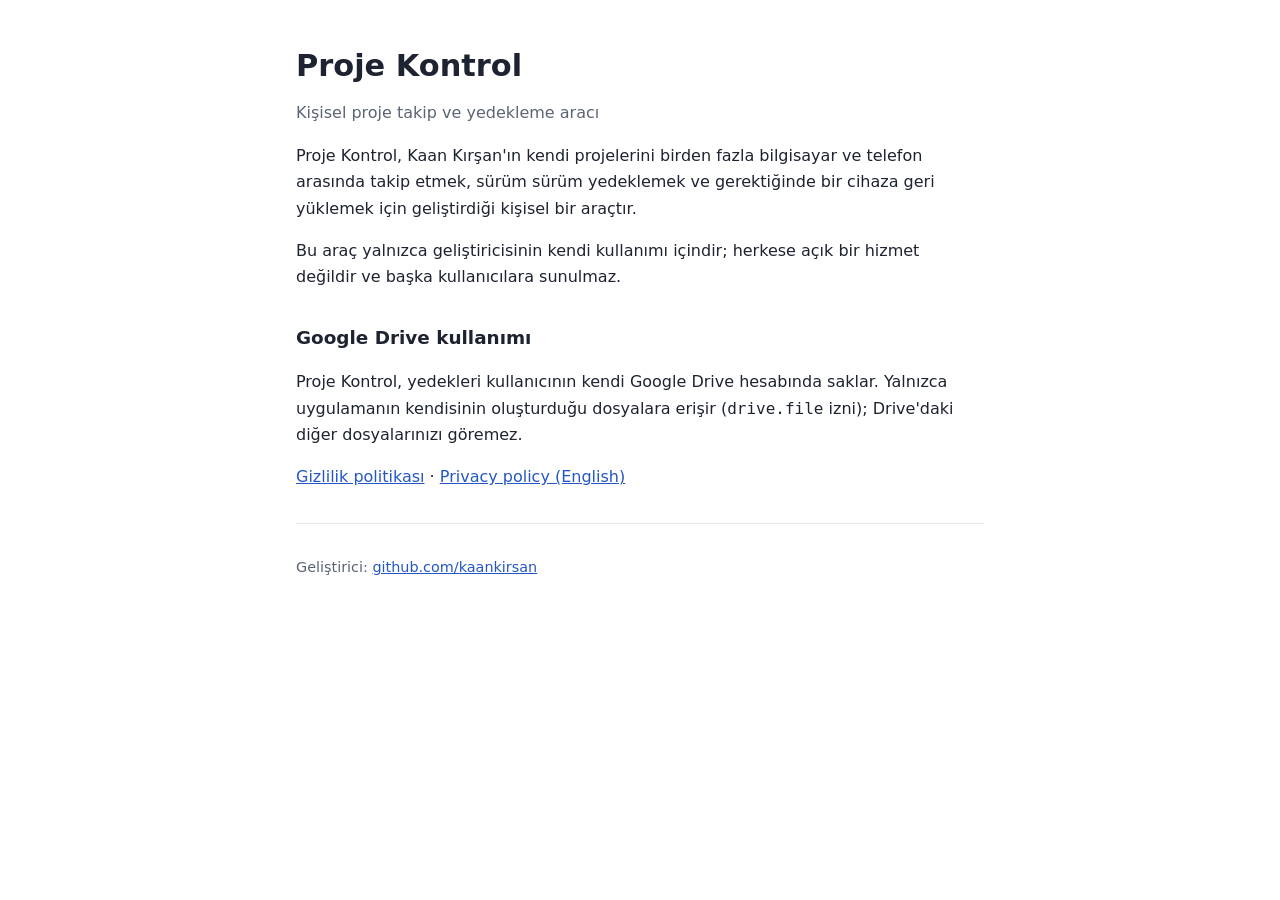
<file: index.html>
<!doctype html>
<html lang="tr">
<head>
<meta charset="utf-8">
<meta name="viewport" content="width=device-width, initial-scale=1">
<title>Proje Kontrol</title>
<link rel="stylesheet" href="style.css">
</head>
<body>
<main>
  <h1>Proje Kontrol</h1>
  <p class="alt">Kişisel proje takip ve yedekleme aracı</p>

  <p>Proje Kontrol, Kaan Kırşan'ın kendi projelerini birden fazla bilgisayar ve telefon arasında takip etmek, sürüm sürüm yedeklemek ve gerektiğinde bir cihaza geri yüklemek için geliştirdiği kişisel bir araçtır.</p>
  <p>Bu araç yalnızca geliştiricisinin kendi kullanımı içindir; herkese açık bir hizmet değildir ve başka kullanıcılara sunulmaz.</p>

  <h2>Google Drive kullanımı</h2>
  <p>Proje Kontrol, yedekleri kullanıcının kendi Google Drive hesabında saklar. Yalnızca uygulamanın kendisinin oluşturduğu dosyalara erişir (<code>drive.file</code> izni); Drive'daki diğer dosyalarınızı göremez.</p>

  <p><a href="gizlilik.html">Gizlilik politikası</a> · <a href="gizlilik.html#en">Privacy policy (English)</a></p>

  <hr>
  <footer>Geliştirici: <a href="https://github.com/kaankirsan">github.com/kaankirsan</a></footer>
</main>
</body>
</html>
</file>
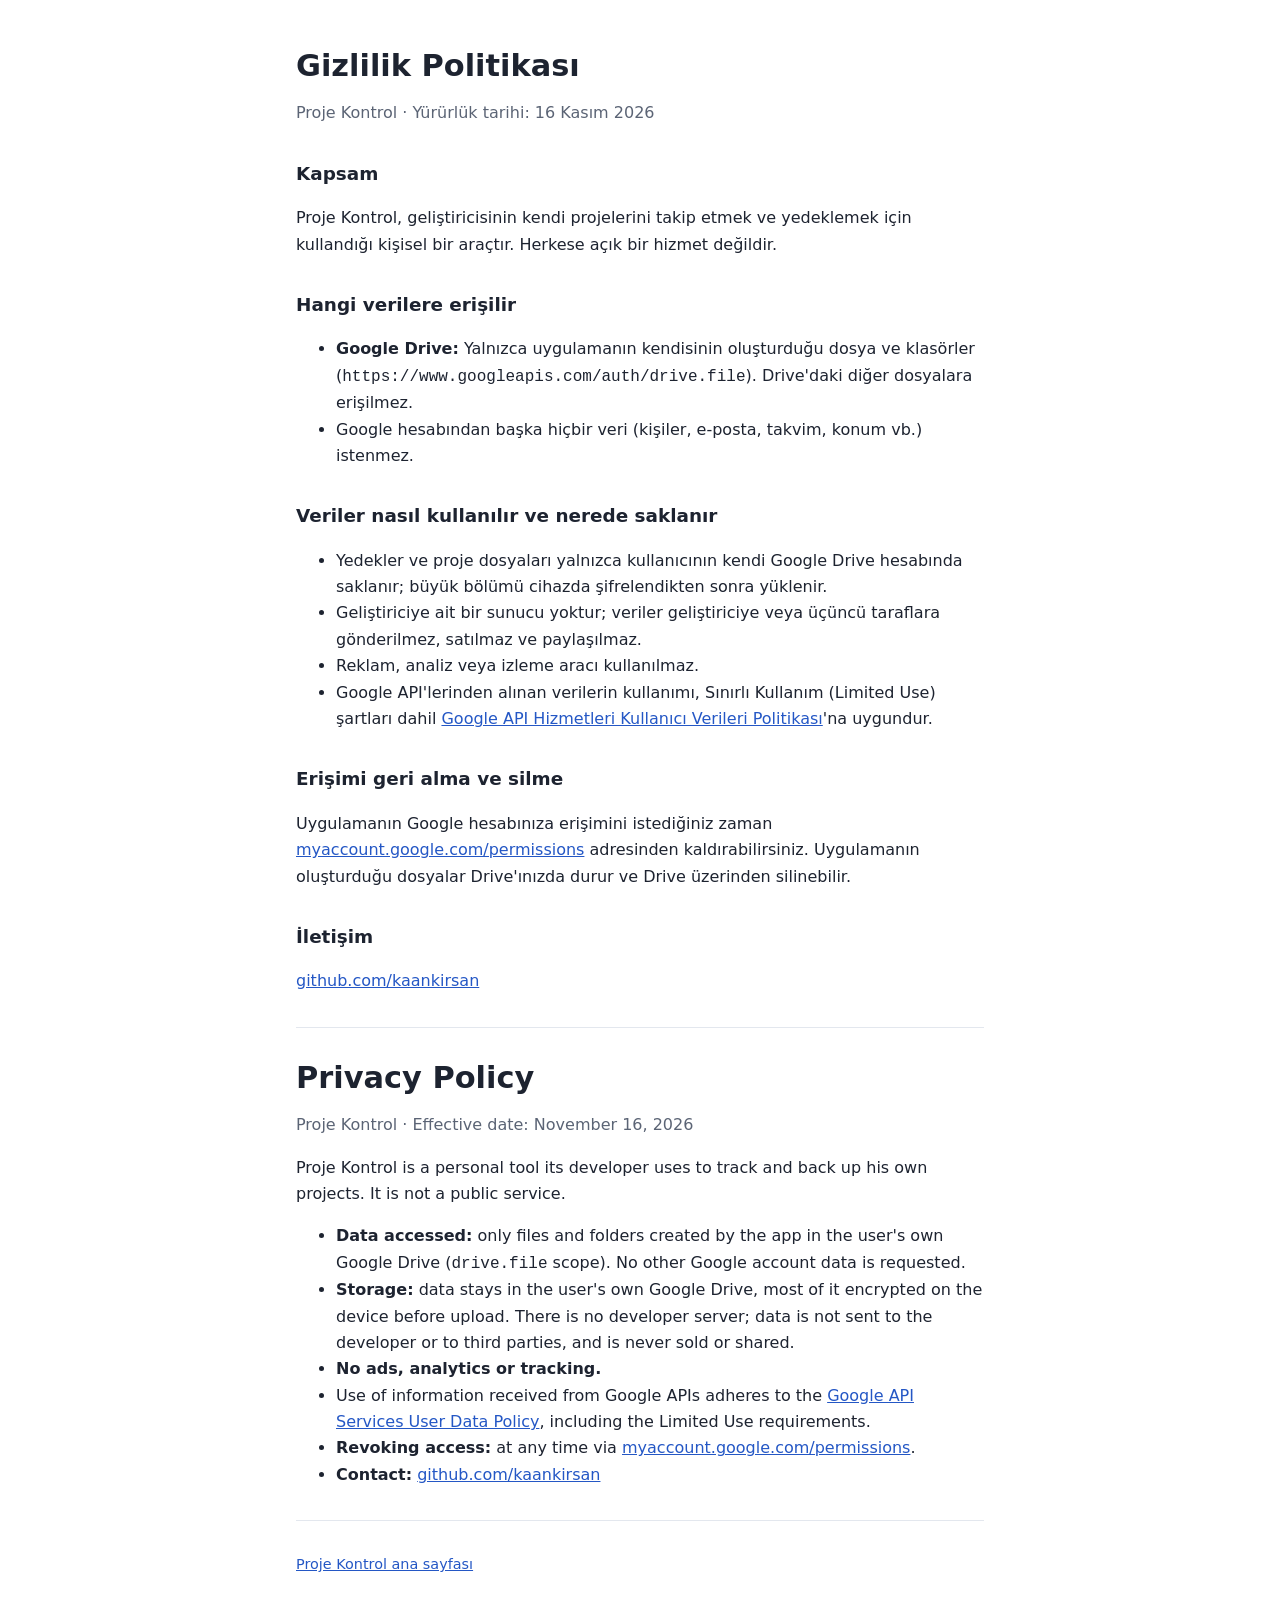
<file: gizlilik.html>
<!doctype html>
<html lang="tr">
<head>
<meta charset="utf-8">
<meta name="viewport" content="width=device-width, initial-scale=1">
<title>Proje Kontrol Gizlilik</title>
<link rel="stylesheet" href="style.css">
</head>
<body>
<main>
  <h1>Gizlilik Politikası</h1>
  <p class="alt">Proje Kontrol · Yürürlük tarihi: 16 Kasım 2026</p>

  <h2>Kapsam</h2>
  <p>Proje Kontrol, geliştiricisinin kendi projelerini takip etmek ve yedeklemek için kullandığı kişisel bir araçtır. Herkese açık bir hizmet değildir.</p>

  <h2>Hangi verilere erişilir</h2>
  <ul>
    <li><strong>Google Drive:</strong> Yalnızca uygulamanın kendisinin oluşturduğu dosya ve klasörler (<code>https://www.googleapis.com/auth/drive.file</code>). Drive'daki diğer dosyalara erişilmez.</li>
    <li>Google hesabından başka hiçbir veri (kişiler, e-posta, takvim, konum vb.) istenmez.</li>
  </ul>

  <h2>Veriler nasıl kullanılır ve nerede saklanır</h2>
  <ul>
    <li>Yedekler ve proje dosyaları yalnızca kullanıcının kendi Google Drive hesabında saklanır; büyük bölümü cihazda şifrelendikten sonra yüklenir.</li>
    <li>Geliştiriciye ait bir sunucu yoktur; veriler geliştiriciye veya üçüncü taraflara gönderilmez, satılmaz ve paylaşılmaz.</li>
    <li>Reklam, analiz veya izleme aracı kullanılmaz.</li>
    <li>Google API'lerinden alınan verilerin kullanımı, Sınırlı Kullanım (Limited Use) şartları dahil <a href="https://developers.google.com/terms/api-services-user-data-policy">Google API Hizmetleri Kullanıcı Verileri Politikası</a>'na uygundur.</li>
  </ul>

  <h2>Erişimi geri alma ve silme</h2>
  <p>Uygulamanın Google hesabınıza erişimini istediğiniz zaman <a href="https://myaccount.google.com/permissions">myaccount.google.com/permissions</a> adresinden kaldırabilirsiniz. Uygulamanın oluşturduğu dosyalar Drive'ınızda durur ve Drive üzerinden silinebilir.</p>

  <h2>İletişim</h2>
  <p><a href="https://github.com/kaankirsan">github.com/kaankirsan</a></p>

  <hr>

  <h1 id="en">Privacy Policy</h1>
  <p class="alt">Proje Kontrol · Effective date: November 16, 2026</p>
  <p>Proje Kontrol is a personal tool its developer uses to track and back up his own projects. It is not a public service.</p>
  <ul>
    <li><strong>Data accessed:</strong> only files and folders created by the app in the user's own Google Drive (<code>drive.file</code> scope). No other Google account data is requested.</li>
    <li><strong>Storage:</strong> data stays in the user's own Google Drive, most of it encrypted on the device before upload. There is no developer server; data is not sent to the developer or to third parties, and is never sold or shared.</li>
    <li><strong>No ads, analytics or tracking.</strong></li>
    <li>Use of information received from Google APIs adheres to the <a href="https://developers.google.com/terms/api-services-user-data-policy">Google API Services User Data Policy</a>, including the Limited Use requirements.</li>
    <li><strong>Revoking access:</strong> at any time via <a href="https://myaccount.google.com/permissions">myaccount.google.com/permissions</a>.</li>
    <li><strong>Contact:</strong> <a href="https://github.com/kaankirsan">github.com/kaankirsan</a></li>
  </ul>

  <hr>
  <footer><a href="index.html">Proje Kontrol ana sayfası</a></footer>
</main>
</body>
</html>
</file>
<file: style.css>
:root { --bg: #ffffff; --fg: #1d2330; --muted: #5b6475; --line: #e3e7ee; --accent: #2457c5; }
@media (prefers-color-scheme: dark) { :root { --bg: #14171d; --fg: #e7eaf0; --muted: #a3abba; --line: #2a303b; --accent: #7aa2ff; } }
* { box-sizing: border-box; }
body { margin: 0; background: var(--bg); color: var(--fg); font: 16px/1.65 system-ui, -apple-system, "Segoe UI", Roboto, sans-serif; }
main { max-width: 720px; margin: 0 auto; padding: 48px 16px 64px; }
h1 { font-size: 1.9rem; line-height: 1.2; margin: 0 0 8px; }
h2 { font-size: 1.15rem; margin: 32px 0 8px; }
p, li { color: var(--fg); }
.alt { color: var(--muted); }
a { color: var(--accent); }
hr { border: 0; border-top: 1px solid var(--line); margin: 32px 0; }
footer { color: var(--muted); font-size: .9rem; }
</file>
